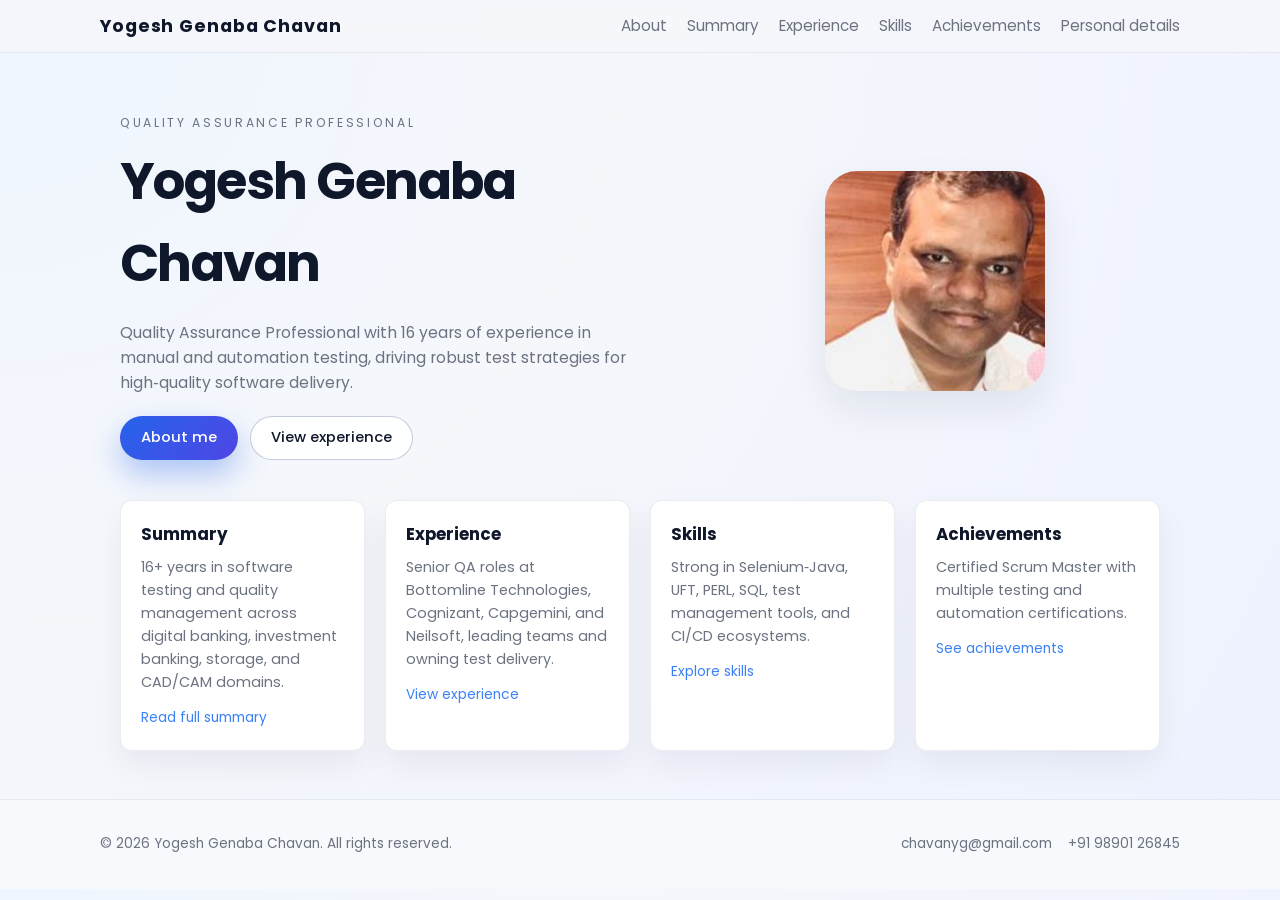
<file: index.html>
<!DOCTYPE html>
<html lang="en" data-page="home">
  <head>
    <meta charset="UTF-8" />
    <meta name="viewport" content="width=device-width, initial-scale=1.0" />
    <title>My Portfolio - Home</title>
    <link rel="preconnect" href="https://fonts.googleapis.com" />
    <link rel="preconnect" href="https://fonts.gstatic.com" crossorigin />
    <link
      href="https://fonts.googleapis.com/css2?family=Poppins:wght@300;400;500;600;700&display=swap"
      rel="stylesheet"
    />
    <link rel="stylesheet" href="assets/css/styles.css" />
  </head>
  <body>
    <header class="site-header">
      <div class="container header-inner">
        <a href="index.html" class="logo">Yogesh Genaba Chavan</a>
        <button class="nav-toggle" aria-label="Toggle navigation">
          <span></span>
          <span></span>
          <span></span>
        </button>
        <nav class="site-nav" aria-label="Primary navigation">
          <ul>
            <li><a href="about.html">About</a></li>
            <li><a href="summary.html">Summary</a></li>
            <li><a href="experience.html">Experience</a></li>
            <li><a href="skills.html">Skills</a></li>
            <li><a href="achievements.html">Achievements</a></li>
            <li><a href="personal-details.html">Personal details</a></li>
          </ul>
        </nav>
      </div>
    </header>

    <main>
      <section class="hero">
        <div class="container hero-inner">
          <div class="hero-text">
            <p class="hero-kicker">Quality Assurance Professional</p>
            <h1>Yogesh Genaba Chavan</h1>
            <p class="hero-subtitle">
              Quality Assurance Professional with 16 years of experience in manual and automation testing,
              driving robust test strategies for high‑quality software delivery.
            </p>
            <div class="hero-actions">
              <a href="about.html" class="btn primary">About me</a>
              <a href="experience.html" class="btn ghost">View experience</a>
            </div>
          </div>
          <div class="hero-visual">
            <img
              src="assets/img/yogesh-chavan.png"
              alt="Yogesh Genaba Chavan"
              class="profile-image"
            />
          </div>
        </div>
      </section>

      <section class="home-highlights">
        <div class="container home-grid">
          <article class="card">
            <h2>Summary</h2>
            <p>
              16+ years in software testing and quality management across digital banking,
              investment banking, storage, and CAD/CAM domains.
            </p>
            <a href="summary.html" class="card-link">Read full summary</a>
          </article>
          <article class="card">
            <h2>Experience</h2>
            <p>
              Senior QA roles at Bottomline Technologies, Cognizant, Capgemini, and Neilsoft,
              leading teams and owning test delivery.
            </p>
            <a href="experience.html" class="card-link">View experience</a>
          </article>
          <article class="card">
            <h2>Skills</h2>
            <p>
              Strong in Selenium‑Java, UFT, PERL, SQL, test management tools, and CI/CD ecosystems.
            </p>
            <a href="skills.html" class="card-link">Explore skills</a>
          </article>
          <article class="card">
            <h2>Achievements</h2>
            <p>
              Certified Scrum Master with multiple testing and automation certifications.
            </p>
            <a href="achievements.html" class="card-link">See achievements</a>
          </article>
        </div>
      </section>
    </main>

    <footer class="site-footer">
      <div class="container footer-inner">
        <p>&copy; <span id="year"></span> Yogesh Genaba Chavan. All rights reserved.</p>
        <div class="footer-links">
          <a href="mailto:chavanyg@gmail.com">chavanyg@gmail.com</a>
          <a href="tel:+919890126845">+91&nbsp;98901&nbsp;26845</a>
        </div>
      </div>
    </footer>

    <script src="assets/js/main.js"></script>
  </body>
</html>
</file>
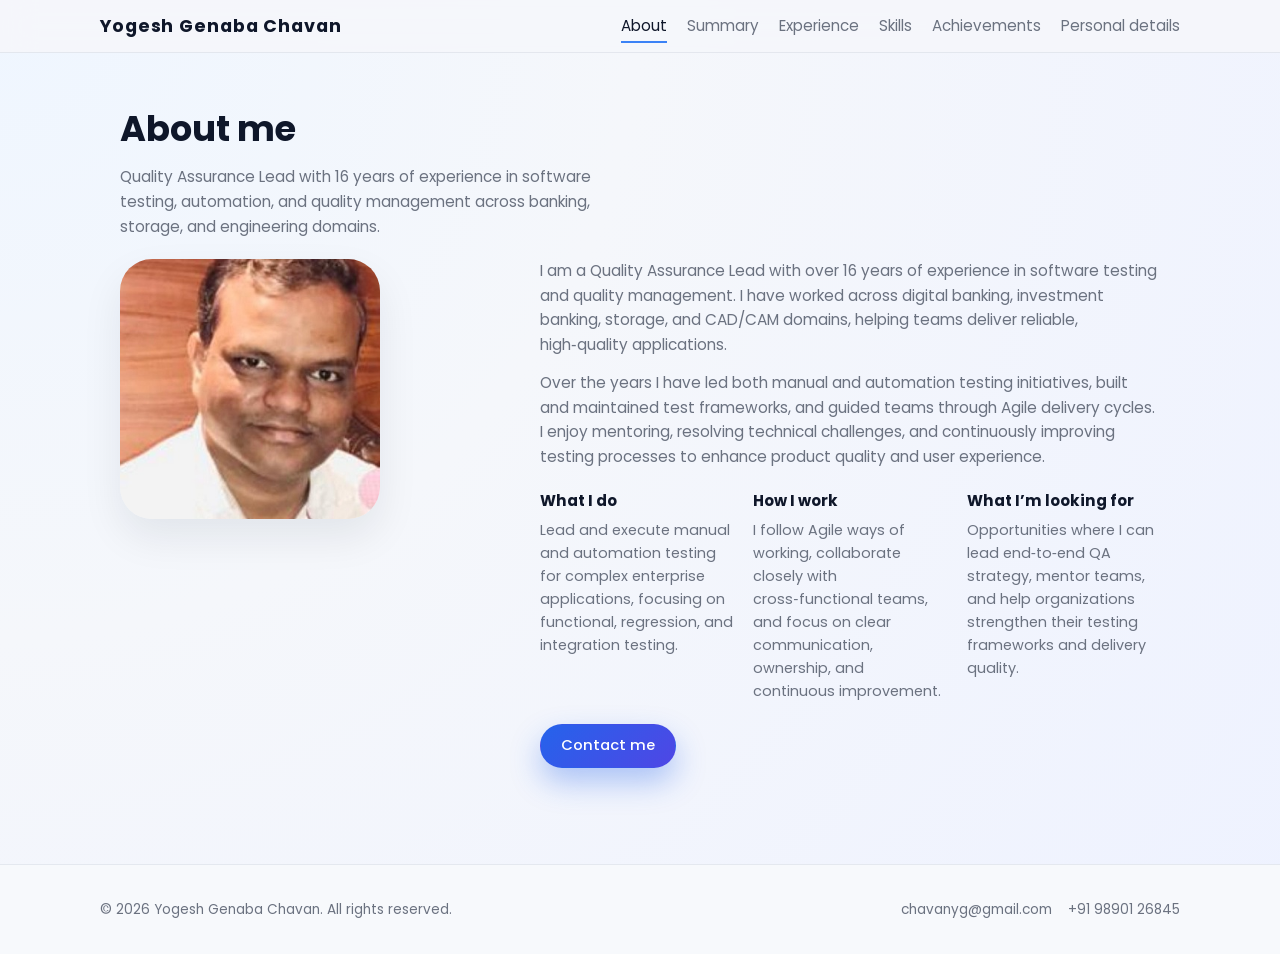
<file: about.html>
<!DOCTYPE html>
<html lang="en" data-page="about">
  <head>
    <meta charset="UTF-8" />
    <meta name="viewport" content="width=device-width, initial-scale=1.0" />
    <title>My Portfolio - About</title>
    <link rel="preconnect" href="https://fonts.googleapis.com" />
    <link rel="preconnect" href="https://fonts.gstatic.com" crossorigin />
    <link
      href="https://fonts.googleapis.com/css2?family=Poppins:wght@300;400;500;600;700&display=swap"
      rel="stylesheet"
    />
    <link rel="stylesheet" href="assets/css/styles.css" />
  </head>
  <body>
    <header class="site-header">
      <div class="container header-inner">
        <a href="index.html" class="logo">Yogesh&nbsp;Genaba&nbsp;Chavan</a>
        <button class="nav-toggle" aria-label="Toggle navigation">
          <span></span>
          <span></span>
          <span></span>
        </button>
        <nav class="site-nav" aria-label="Primary navigation">
          <ul>
            <li><a href="about.html">About</a></li>
            <li><a href="summary.html">Summary</a></li>
            <li><a href="experience.html">Experience</a></li>
            <li><a href="skills.html">Skills</a></li>
            <li><a href="achievements.html">Achievements</a></li>
            <li><a href="personal-details.html">Personal details</a></li>
          </ul>
        </nav>
      </div>
    </header>

    <main>
      <section class="page-header">
        <div class="container">
          <h1>About me</h1>
          <p class="page-intro">
            Quality Assurance Lead with 16 years of experience in software testing, automation, and
            quality management across banking, storage, and engineering domains.
          </p>
        </div>
      </section>

      <section class="about-layout">
        <div class="container about-inner">
          <div class="about-photo">
            <img
              src="assets/img/yogesh-chavan.png"
              alt="Yogesh Genaba Chavan"
              class="profile-image profile-image-large"
            />
          </div>
          <div class="about-content">
            <p>
              I am a Quality Assurance Lead with over 16 years of experience in software testing and
              quality management. I have worked across digital banking, investment banking, storage,
              and CAD/CAM domains, helping teams deliver reliable, high‑quality applications.
            </p>
            <p>
              Over the years I have led both manual and automation testing initiatives, built and
              maintained test frameworks, and guided teams through Agile delivery cycles. I enjoy
              mentoring, resolving technical challenges, and continuously improving testing
              processes to enhance product quality and user experience.
            </p>

            <div class="about-highlight-grid">
              <div class="about-highlight">
                <h2>What I do</h2>
                <p>
                  Lead and execute manual and automation testing for complex enterprise
                  applications, focusing on functional, regression, and integration testing.
                </p>
              </div>
              <div class="about-highlight">
                <h2>How I work</h2>
                <p>
                  I follow Agile ways of working, collaborate closely with cross‑functional teams,
                  and focus on clear communication, ownership, and continuous improvement.
                </p>
              </div>
              <div class="about-highlight">
                <h2>What I’m looking for</h2>
                <p>
                  Opportunities where I can lead end‑to‑end QA strategy, mentor teams, and help
                  organizations strengthen their testing frameworks and delivery quality.
                </p>
              </div>
            </div>

            <div class="about-contact">
              <a href="mailto:chavanyg@gmail.com" class="btn primary">Contact me</a>
            </div>
          </div>
        </div>
      </section>
    </main>

    <footer class="site-footer">
      <div class="container footer-inner">
        <p>&copy; <span id="year"></span> Yogesh Genaba Chavan. All rights reserved.</p>
        <div class="footer-links">
          <a href="mailto:chavanyg@gmail.com">chavanyg@gmail.com</a>
          <a href="tel:+919890126845">+91&nbsp;98901&nbsp;26845</a>
        </div>
      </div>
    </footer>

    <script src="assets/js/main.js"></script>
  </body>
</html>
</file>
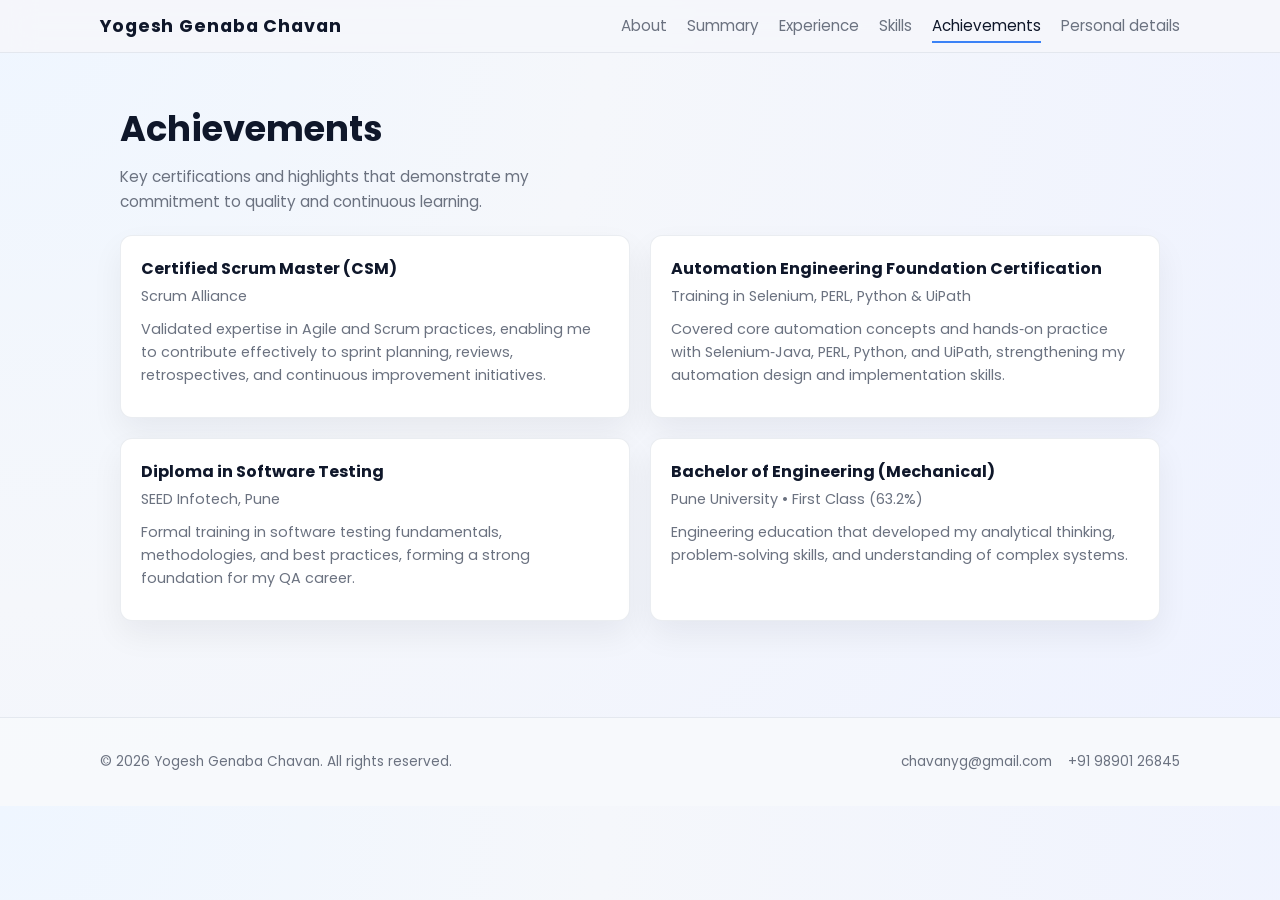
<file: achievements.html>
<!DOCTYPE html>
<html lang="en" data-page="achievements">
  <head>
    <meta charset="UTF-8" />
    <meta name="viewport" content="width=device-width, initial-scale=1.0" />
    <title>My Portfolio - Achievements</title>
    <link rel="preconnect" href="https://fonts.googleapis.com" />
    <link rel="preconnect" href="https://fonts.gstatic.com" crossorigin />
    <link
      href="https://fonts.googleapis.com/css2?family=Poppins:wght@300;400;500;600;700&display=swap"
      rel="stylesheet"
    />
    <link rel="stylesheet" href="assets/css/styles.css" />
  </head>
  <body>
    <header class="site-header">
      <div class="container header-inner">
        <a href="index.html" class="logo">Yogesh&nbsp;Genaba&nbsp;Chavan</a>
        <button class="nav-toggle" aria-label="Toggle navigation">
          <span></span>
          <span></span>
          <span></span>
        </button>
        <nav class="site-nav" aria-label="Primary navigation">
          <ul>
            <li><a href="about.html">About</a></li>
            <li><a href="summary.html">Summary</a></li>
            <li><a href="experience.html">Experience</a></li>
            <li><a href="skills.html">Skills</a></li>
            <li><a href="achievements.html">Achievements</a></li>
            <li><a href="personal-details.html">Personal details</a></li>
          </ul>
        </nav>
      </div>
    </header>

    <main>
      <section class="page-header">
        <div class="container">
          <h1>Achievements</h1>
          <p class="page-intro">
            Key certifications and highlights that demonstrate my commitment to quality and
            continuous learning.
          </p>
        </div>
      </section>

      <section class="achievements-layout">
        <div class="container achievements-grid">
          <article class="card achievement-card">
            <h2>Certified Scrum Master (CSM)</h2>
            <p class="achievement-meta">
              Scrum Alliance
            </p>
            <p>
              Validated expertise in Agile and Scrum practices, enabling me to contribute
              effectively to sprint planning, reviews, retrospectives, and continuous improvement
              initiatives.
            </p>
          </article>

          <article class="card achievement-card">
            <h2>Automation Engineering Foundation Certification</h2>
            <p class="achievement-meta">
              Training in Selenium, PERL, Python &amp; UiPath
            </p>
            <p>
              Covered core automation concepts and hands‑on practice with Selenium‑Java, PERL,
              Python, and UiPath, strengthening my automation design and implementation skills.
            </p>
          </article>

          <article class="card achievement-card">
            <h2>Diploma in Software Testing</h2>
            <p class="achievement-meta">
              SEED Infotech, Pune
            </p>
            <p>
              Formal training in software testing fundamentals, methodologies, and best practices,
              forming a strong foundation for my QA career.
            </p>
          </article>

          <article class="card achievement-card">
            <h2>Bachelor of Engineering (Mechanical)</h2>
            <p class="achievement-meta">
              Pune University • First Class (63.2%)
            </p>
            <p>
              Engineering education that developed my analytical thinking, problem‑solving skills,
              and understanding of complex systems.
            </p>
          </article>
        </div>
      </section>
    </main>

    <footer class="site-footer">
      <div class="container footer-inner">
        <p>&copy; <span id="year"></span> Yogesh Genaba Chavan. All rights reserved.</p>
        <div class="footer-links">
          <a href="mailto:chavanyg@gmail.com">chavanyg@gmail.com</a>
          <a href="tel:+919890126845">+91&nbsp;98901&nbsp;26845</a>
        </div>
      </div>
    </footer>

    <script src="assets/js/main.js"></script>
  </body>
</html>
</file>
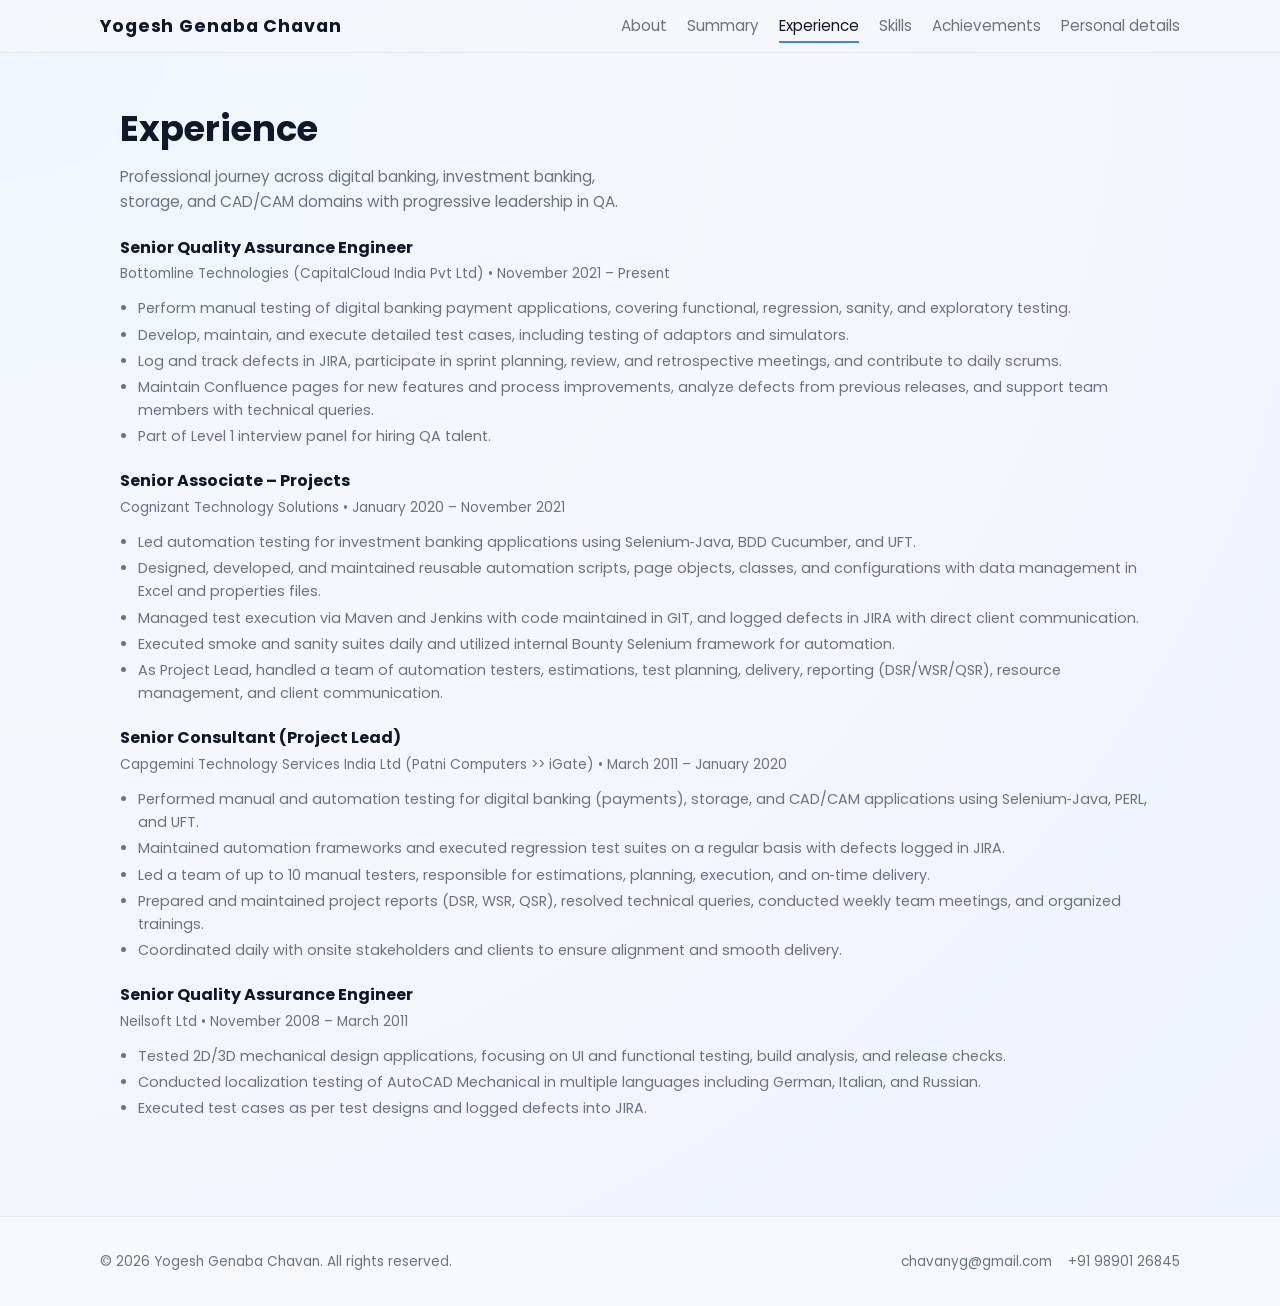
<file: experience.html>
<!DOCTYPE html>
<html lang="en" data-page="experience">
  <head>
    <meta charset="UTF-8" />
    <meta name="viewport" content="width=device-width, initial-scale=1.0" />
    <title>My Portfolio - Experience</title>
    <link rel="preconnect" href="https://fonts.googleapis.com" />
    <link rel="preconnect" href="https://fonts.gstatic.com" crossorigin />
    <link
      href="https://fonts.googleapis.com/css2?family=Poppins:wght@300;400;500;600;700&display=swap"
      rel="stylesheet"
    />
    <link rel="stylesheet" href="assets/css/styles.css" />
  </head>
  <body>
    <header class="site-header">
      <div class="container header-inner">
        <a href="index.html" class="logo">Yogesh&nbsp;Genaba&nbsp;Chavan</a>
        <button class="nav-toggle" aria-label="Toggle navigation">
          <span></span>
          <span></span>
          <span></span>
        </button>
        <nav class="site-nav" aria-label="Primary navigation">
          <ul>
            <li><a href="about.html">About</a></li>
            <li><a href="summary.html">Summary</a></li>
            <li><a href="experience.html">Experience</a></li>
            <li><a href="skills.html">Skills</a></li>
            <li><a href="achievements.html">Achievements</a></li>
            <li><a href="personal-details.html">Personal details</a></li>
          </ul>
        </nav>
      </div>
    </header>

    <main>
      <section class="page-header">
        <div class="container">
          <h1>Experience</h1>
          <p class="page-intro">
            Professional journey across digital banking, investment banking, storage, and CAD/CAM
            domains with progressive leadership in QA.
          </p>
        </div>
      </section>

      <section class="experience-layout">
        <div class="container experience-list">
          <article class="experience-card">
            <header class="experience-header">
              <h2>Senior Quality Assurance Engineer</h2>
              <p class="experience-meta">
                Bottomline Technologies (CapitalCloud India Pvt Ltd) • November 2021 – Present
              </p>
            </header>
            <ul class="experience-points">
              <li>
                Perform manual testing of digital banking payment applications, covering functional,
                regression, sanity, and exploratory testing.
              </li>
              <li>
                Develop, maintain, and execute detailed test cases, including testing of adaptors and
                simulators.
              </li>
              <li>
                Log and track defects in JIRA, participate in sprint planning, review, and
                retrospective meetings, and contribute to daily scrums.
              </li>
              <li>
                Maintain Confluence pages for new features and process improvements, analyze defects
                from previous releases, and support team members with technical queries.
              </li>
              <li>Part of Level 1 interview panel for hiring QA talent.</li>
            </ul>
          </article>

          <article class="experience-card">
            <header class="experience-header">
              <h2>Senior Associate – Projects</h2>
              <p class="experience-meta">
                Cognizant Technology Solutions • January 2020 – November 2021
              </p>
            </header>
            <ul class="experience-points">
              <li>
                Led automation testing for investment banking applications using Selenium‑Java, BDD
                Cucumber, and UFT.
              </li>
              <li>
                Designed, developed, and maintained reusable automation scripts, page objects,
                classes, and configurations with data management in Excel and properties files.
              </li>
              <li>
                Managed test execution via Maven and Jenkins with code maintained in GIT, and logged
                defects in JIRA with direct client communication.
              </li>
              <li>
                Executed smoke and sanity suites daily and utilized internal Bounty Selenium
                framework for automation.
              </li>
              <li>
                As Project Lead, handled a team of automation testers, estimations, test planning,
                delivery, reporting (DSR/WSR/QSR), resource management, and client communication.
              </li>
            </ul>
          </article>

          <article class="experience-card">
            <header class="experience-header">
              <h2>Senior Consultant (Project Lead)</h2>
              <p class="experience-meta">
                Capgemini Technology Services India Ltd (Patni Computers &gt;&gt; iGate) • March 2011 – January 2020
              </p>
            </header>
            <ul class="experience-points">
              <li>
                Performed manual and automation testing for digital banking (payments), storage, and
                CAD/CAM applications using Selenium‑Java, PERL, and UFT.
              </li>
              <li>
                Maintained automation frameworks and executed regression test suites on a regular
                basis with defects logged in JIRA.
              </li>
              <li>
                Led a team of up to 10 manual testers, responsible for estimations, planning,
                execution, and on‑time delivery.
              </li>
              <li>
                Prepared and maintained project reports (DSR, WSR, QSR), resolved technical queries,
                conducted weekly team meetings, and organized trainings.
              </li>
              <li>
                Coordinated daily with onsite stakeholders and clients to ensure alignment and smooth
                delivery.
              </li>
            </ul>
          </article>

          <article class="experience-card">
            <header class="experience-header">
              <h2>Senior Quality Assurance Engineer</h2>
              <p class="experience-meta">
                Neilsoft Ltd • November 2008 – March 2011
              </p>
            </header>
            <ul class="experience-points">
              <li>
                Tested 2D/3D mechanical design applications, focusing on UI and functional testing,
                build analysis, and release checks.
              </li>
              <li>
                Conducted localization testing of AutoCAD Mechanical in multiple languages including
                German, Italian, and Russian.
              </li>
              <li>Executed test cases as per test designs and logged defects into JIRA.</li>
            </ul>
          </article>
        </div>
      </section>

      <button class="scroll-top" aria-label="Scroll to top">
        ↑
      </button>
    </main>

    <footer class="site-footer">
      <div class="container footer-inner">
        <p>&copy; <span id="year"></span> Yogesh Genaba Chavan. All rights reserved.</p>
        <div class="footer-links">
          <a href="mailto:chavanyg@gmail.com">chavanyg@gmail.com</a>
          <a href="tel:+919890126845">+91&nbsp;98901&nbsp;26845</a>
        </div>
      </div>
    </footer>

    <script src="assets/js/main.js"></script>
  </body>
</html>
</file>
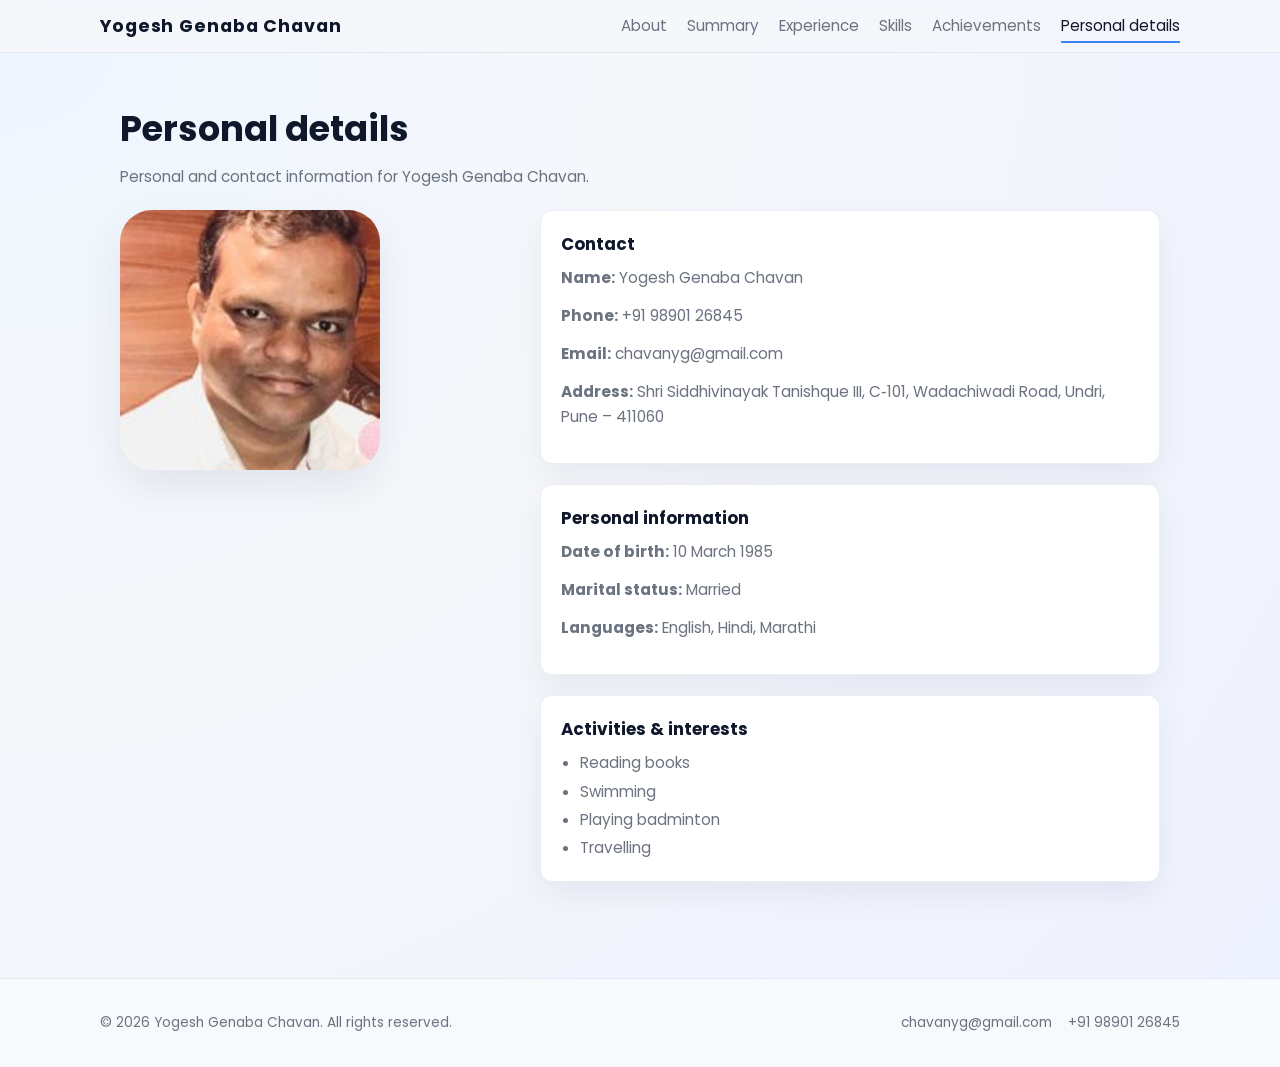
<file: personal-details.html>
<!DOCTYPE html>
<html lang="en" data-page="personal-details">
  <head>
    <meta charset="UTF-8" />
    <meta name="viewport" content="width=device-width, initial-scale=1.0" />
    <title>My Portfolio - Personal details</title>
    <link rel="preconnect" href="https://fonts.googleapis.com" />
    <link rel="preconnect" href="https://fonts.gstatic.com" crossorigin />
    <link
      href="https://fonts.googleapis.com/css2?family=Poppins:wght@300;400;500;600;700&display=swap"
      rel="stylesheet"
    />
    <link rel="stylesheet" href="assets/css/styles.css" />
  </head>
  <body>
    <header class="site-header">
      <div class="container header-inner">
        <a href="index.html" class="logo">Yogesh&nbsp;Genaba&nbsp;Chavan</a>
        <button class="nav-toggle" aria-label="Toggle navigation">
          <span></span>
          <span></span>
          <span></span>
        </button>
        <nav class="site-nav" aria-label="Primary navigation">
          <ul>
            <li><a href="about.html">About</a></li>
            <li><a href="summary.html">Summary</a></li>
            <li><a href="experience.html">Experience</a></li>
            <li><a href="skills.html">Skills</a></li>
            <li><a href="achievements.html">Achievements</a></li>
            <li><a href="personal-details.html">Personal details</a></li>
          </ul>
        </nav>
      </div>
    </header>

    <main>
      <section class="page-header">
        <div class="container">
          <h1>Personal details</h1>
          <p class="page-intro">
            Personal and contact information for Yogesh Genaba Chavan.
          </p>
        </div>
      </section>

      <section class="about-layout">
        <div class="container about-inner">
          <div class="about-photo">
            <img
              src="assets/img/yogesh-chavan.png"
              alt="Yogesh Genaba Chavan"
              class="profile-image profile-image-large"
            />
          </div>
          <div class="about-content">
            <article class="card">
              <h2>Contact</h2>
              <p><strong>Name:</strong> Yogesh Genaba Chavan</p>
              <p><strong>Phone:</strong> <a href="tel:+919890126845">+91&nbsp;98901&nbsp;26845</a></p>
              <p>
                <strong>Email:</strong>
                <a href="mailto:chavanyg@gmail.com">chavanyg@gmail.com</a>
              </p>
              <p>
                <strong>Address:</strong>
                Shri Siddhivinayak Tanishque III, C‑101, Wadachiwadi Road, Undri, Pune – 411060
              </p>
            </article>

            <article class="card" style="margin-top: 1.25rem;">
              <h2>Personal information</h2>
              <p><strong>Date of birth:</strong> 10 March 1985</p>
              <p><strong>Marital status:</strong> Married</p>
              <p><strong>Languages:</strong> English, Hindi, Marathi</p>
            </article>

            <article class="card" style="margin-top: 1.25rem;">
              <h2>Activities &amp; interests</h2>
              <ul class="summary-list">
                <li>Reading books</li>
                <li>Swimming</li>
                <li>Playing badminton</li>
                <li>Travelling</li>
              </ul>
            </article>
          </div>
        </div>
      </section>
    </main>

    <footer class="site-footer">
      <div class="container footer-inner">
        <p>&copy; <span id="year"></span> Yogesh Genaba Chavan. All rights reserved.</p>
        <div class="footer-links">
          <a href="mailto:chavanyg@gmail.com">chavanyg@gmail.com</a>
          <a href="tel:+919890126845">+91&nbsp;98901&nbsp;26845</a>
        </div>
      </div>
    </footer>

    <script src="assets/js/main.js"></script>
  </body>
</html>
</file>
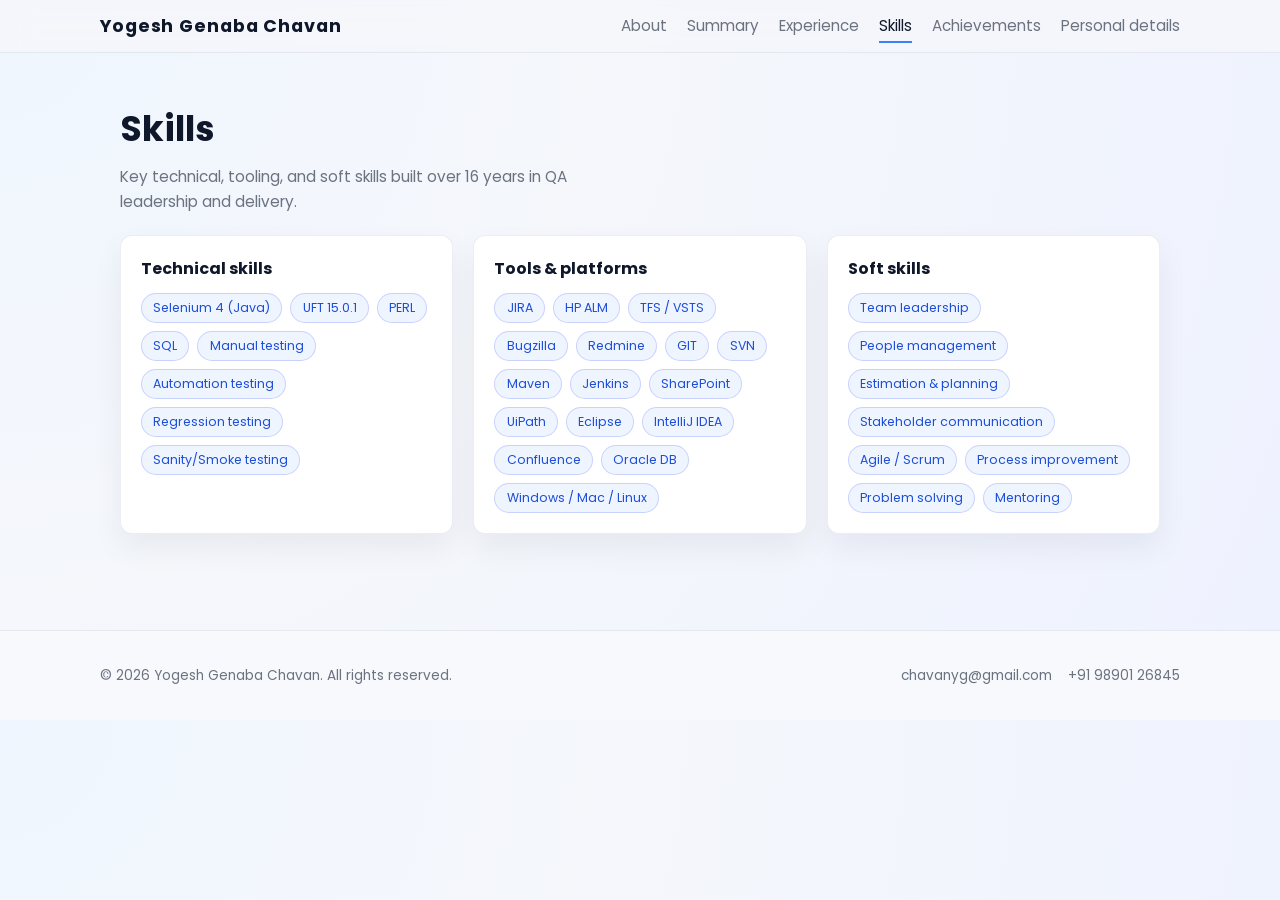
<file: skills.html>
<!DOCTYPE html>
<html lang="en" data-page="skills">
  <head>
    <meta charset="UTF-8" />
    <meta name="viewport" content="width=device-width, initial-scale=1.0" />
    <title>My Portfolio - Skills</title>
    <link rel="preconnect" href="https://fonts.googleapis.com" />
    <link rel="preconnect" href="https://fonts.gstatic.com" crossorigin />
    <link
      href="https://fonts.googleapis.com/css2?family=Poppins:wght@300;400;500;600;700&display=swap"
      rel="stylesheet"
    />
    <link rel="stylesheet" href="assets/css/styles.css" />
  </head>
  <body>
    <header class="site-header">
      <div class="container header-inner">
        <a href="index.html" class="logo">Yogesh&nbsp;Genaba&nbsp;Chavan</a>
        <button class="nav-toggle" aria-label="Toggle navigation">
          <span></span>
          <span></span>
          <span></span>
        </button>
        <nav class="site-nav" aria-label="Primary navigation">
          <ul>
            <li><a href="about.html">About</a></li>
            <li><a href="summary.html">Summary</a></li>
            <li><a href="experience.html">Experience</a></li>
            <li><a href="skills.html">Skills</a></li>
            <li><a href="achievements.html">Achievements</a></li>
            <li><a href="personal-details.html">Personal details</a></li>
          </ul>
        </nav>
      </div>
    </header>

    <main>
      <section class="page-header">
        <div class="container">
          <h1>Skills</h1>
          <p class="page-intro">
            Key technical, tooling, and soft skills built over 16 years in QA leadership and
            delivery.
          </p>
        </div>
      </section>

      <section class="skills-layout">
        <div class="container skills-grid">
          <article class="skills-group card">
            <h2>Technical skills</h2>
            <div class="skill-tags">
              <span class="tag">Selenium&nbsp;4 (Java)</span>
              <span class="tag">UFT&nbsp;15.0.1</span>
              <span class="tag">PERL</span>
              <span class="tag">SQL</span>
              <span class="tag">Manual testing</span>
              <span class="tag">Automation testing</span>
              <span class="tag">Regression testing</span>
              <span class="tag">Sanity/Smoke testing</span>
            </div>
          </article>

          <article class="skills-group card">
            <h2>Tools &amp; platforms</h2>
            <div class="skill-tags">
              <span class="tag">JIRA</span>
              <span class="tag">HP&nbsp;ALM</span>
              <span class="tag">TFS / VSTS</span>
              <span class="tag">Bugzilla</span>
              <span class="tag">Redmine</span>
              <span class="tag">GIT</span>
              <span class="tag">SVN</span>
              <span class="tag">Maven</span>
              <span class="tag">Jenkins</span>
              <span class="tag">SharePoint</span>
              <span class="tag">UiPath</span>
              <span class="tag">Eclipse</span>
              <span class="tag">IntelliJ IDEA</span>
              <span class="tag">Confluence</span>
              <span class="tag">Oracle DB</span>
              <span class="tag">Windows / Mac / Linux</span>
            </div>
          </article>

          <article class="skills-group card">
            <h2>Soft skills</h2>
            <div class="skill-tags">
              <span class="tag">Team leadership</span>
              <span class="tag">People management</span>
              <span class="tag">Estimation &amp; planning</span>
              <span class="tag">Stakeholder communication</span>
              <span class="tag">Agile / Scrum</span>
              <span class="tag">Process improvement</span>
              <span class="tag">Problem solving</span>
              <span class="tag">Mentoring</span>
            </div>
          </article>
        </div>
      </section>
    </main>

    <footer class="site-footer">
      <div class="container footer-inner">
        <p>&copy; <span id="year"></span> Yogesh Genaba Chavan. All rights reserved.</p>
        <div class="footer-links">
          <a href="mailto:chavanyg@gmail.com">chavanyg@gmail.com</a>
          <a href="tel:+919890126845">+91&nbsp;98901&nbsp;26845</a>
        </div>
      </div>
    </footer>

    <script src="assets/js/main.js"></script>
  </body>
</html>
</file>
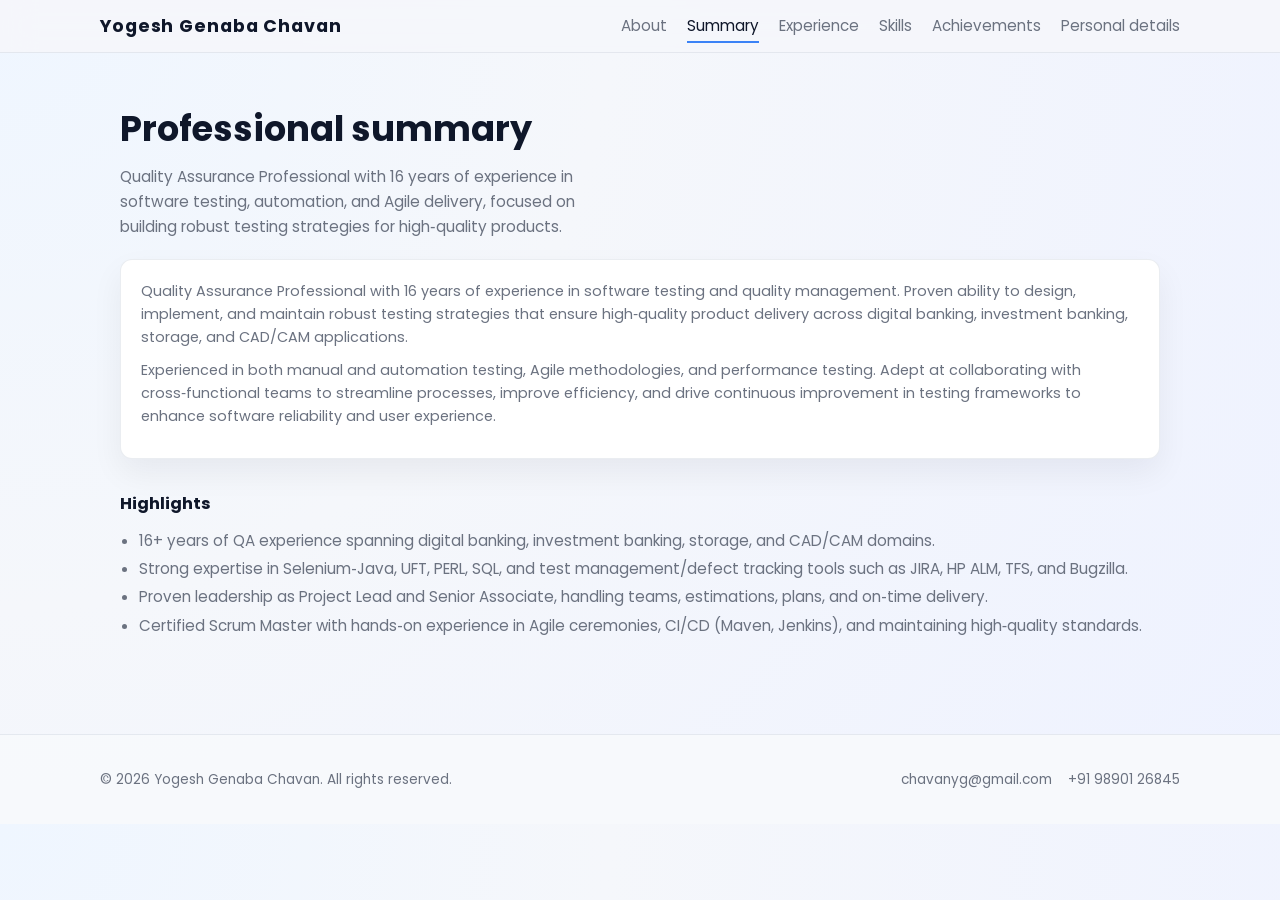
<file: summary.html>
<!DOCTYPE html>
<html lang="en" data-page="summary">
  <head>
    <meta charset="UTF-8" />
    <meta name="viewport" content="width=device-width, initial-scale=1.0" />
    <title>My Portfolio - Summary</title>
    <link rel="preconnect" href="https://fonts.googleapis.com" />
    <link rel="preconnect" href="https://fonts.gstatic.com" crossorigin />
    <link
      href="https://fonts.googleapis.com/css2?family=Poppins:wght@300;400;500;600;700&display=swap"
      rel="stylesheet"
    />
    <link rel="stylesheet" href="assets/css/styles.css" />
  </head>
  <body>
    <header class="site-header">
      <div class="container header-inner">
        <a href="index.html" class="logo">Yogesh&nbsp;Genaba&nbsp;Chavan</a>
        <button class="nav-toggle" aria-label="Toggle navigation">
          <span></span>
          <span></span>
          <span></span>
        </button>
        <nav class="site-nav" aria-label="Primary navigation">
          <ul>
            <li><a href="about.html">About</a></li>
            <li><a href="summary.html">Summary</a></li>
            <li><a href="experience.html">Experience</a></li>
            <li><a href="skills.html">Skills</a></li>
            <li><a href="achievements.html">Achievements</a></li>
            <li><a href="personal-details.html">Personal details</a></li>
          </ul>
        </nav>
      </div>
    </header>

    <main>
      <section class="page-header">
        <div class="container">
          <h1>Professional summary</h1>
          <p class="page-intro">
            Quality Assurance Professional with 16 years of experience in software testing, automation, and
            Agile delivery, focused on building robust testing strategies for high‑quality products.
          </p>
        </div>
      </section>

      <section class="summary-layout">
        <div class="container">
          <article class="card">
            <p>
              Quality Assurance Professional with 16 years of experience in software testing and quality
              management. Proven ability to design, implement, and maintain robust testing
              strategies that ensure high‑quality product delivery across digital banking,
              investment banking, storage, and CAD/CAM applications.
            </p>
            <p>
              Experienced in both manual and automation testing, Agile methodologies, and
              performance testing. Adept at collaborating with cross‑functional teams to streamline
              processes, improve efficiency, and drive continuous improvement in testing frameworks
              to enhance software reliability and user experience.
            </p>
          </article>

          <section class="summary-highlights">
            <h2>Highlights</h2>
            <ul class="summary-list">
              <li>
                16+ years of QA experience spanning digital banking, investment banking, storage,
                and CAD/CAM domains.
              </li>
              <li>
                Strong expertise in Selenium‑Java, UFT, PERL, SQL, and test management/defect
                tracking tools such as JIRA, HP ALM, TFS, and Bugzilla.
              </li>
              <li>
                Proven leadership as Project Lead and Senior Associate, handling teams, estimations,
                plans, and on‑time delivery.
              </li>
              <li>
                Certified Scrum Master with hands‑on experience in Agile ceremonies, CI/CD (Maven,
                Jenkins), and maintaining high‑quality standards.
              </li>
            </ul>
          </section>
        </div>
      </section>
    </main>

    <footer class="site-footer">
      <div class="container footer-inner">
        <p>&copy; <span id="year"></span> Yogesh Genaba Chavan. All rights reserved.</p>
        <div class="footer-links">
          <a href="mailto:chavanyg@gmail.com">chavanyg@gmail.com</a>
          <a href="tel:+919890126845">+91&nbsp;98901&nbsp;26845</a>
        </div>
      </div>
    </footer>

    <script src="assets/js/main.js"></script>
  </body>
</html>
</file>
<file: assets/css/styles.css>
:root {
  --color-bg: #f5f7fb;
  --color-surface: #ffffff;
  --color-primary: #3b82f6;
  --color-primary-soft: rgba(59, 130, 246, 0.08);
  --color-text-main: #0f172a;
  --color-text-muted: #6b7280;
  --color-border-subtle: #e5e7eb;

  --radius-md: 0.75rem;
  --radius-lg: 1.25rem;
  --shadow-soft: 0 18px 40px rgba(15, 23, 42, 0.08);

  --container-max-width: 1080px;
  --space-xs: 0.5rem;
  --space-sm: 0.75rem;
  --space-md: 1.25rem;
  --space-lg: 2rem;
  --space-xl: 3rem;
}

*,
*::before,
*::after {
  box-sizing: border-box;
}

html,
body {
  margin: 0;
  padding: 0;
}

body {
  font-family: "Poppins", system-ui, -apple-system, BlinkMacSystemFont, "Segoe UI",
    sans-serif;
  background: radial-gradient(circle at top left, #eff6ff 0, #f5f7fb 40%, #eef2ff 100%);
  color: var(--color-text-main);
  line-height: 1.6;
}

img {
  max-width: 100%;
  display: block;
}

a {
  color: inherit;
  text-decoration: none;
}

ul {
  padding-left: 1.2rem;
}

.container {
  width: 100%;
  max-width: var(--container-max-width);
  margin: 0 auto;
  padding: 0 var(--space-md);
}

.site-header {
  position: sticky;
  top: 0;
  z-index: 20;
  background: rgba(245, 247, 251, 0.9);
  backdrop-filter: blur(16px);
  border-bottom: 1px solid rgba(148, 163, 184, 0.18);
}

.header-inner {
  display: flex;
  align-items: center;
  justify-content: space-between;
  padding: var(--space-sm) 0;
}

.logo {
  font-weight: 700;
  letter-spacing: 0.05em;
  font-size: 1.1rem;
}

.site-nav ul {
  display: flex;
  align-items: center;
  gap: var(--space-md);
  list-style: none;
  margin: 0;
  padding: 0;
}

.site-nav a {
  font-size: 0.95rem;
  color: var(--color-text-muted);
  padding: 0.3rem 0;
  border-bottom: 2px solid transparent;
  transition: color 0.2s ease, border-color 0.2s ease;
}

.site-nav a:hover,
.site-nav a:focus-visible {
  color: var(--color-text-main);
  border-color: rgba(59, 130, 246, 0.4);
  outline: none;
}

.site-nav a.is-active {
  color: var(--color-text-main);
  border-color: var(--color-primary);
}

.nav-toggle {
  display: none;
  flex-direction: column;
  justify-content: center;
  gap: 4px;
  width: 2.5rem;
  height: 2.5rem;
  border-radius: 999px;
  border: 1px solid rgba(148, 163, 184, 0.5);
  background: rgba(255, 255, 255, 0.9);
  cursor: pointer;
  padding: 0;
}

.nav-toggle span {
  display: block;
  width: 18px;
  height: 2px;
  margin: 0 auto;
  border-radius: 99px;
  background-color: #0f172a;
}

main {
  padding-bottom: var(--space-xl);
}

.hero {
  padding: var(--space-xl) 0 calc(var(--space-xl) + 1.5rem);
}

.hero-inner {
  display: grid;
  grid-template-columns: minmax(0, 3fr) minmax(0, 2.5fr);
  align-items: center;
  gap: var(--space-xl);
}

.hero-kicker {
  text-transform: uppercase;
  letter-spacing: 0.22em;
  font-size: 0.76rem;
  color: var(--color-text-muted);
  margin-bottom: var(--space-xs);
}

.hero h1 {
  font-size: clamp(2.4rem, 4vw, 3.2rem);
  letter-spacing: -0.03em;
  margin: 0 0 var(--space-sm);
}

.hero-subtitle {
  font-size: 0.98rem;
  max-width: 32rem;
  color: var(--color-text-muted);
  margin-bottom: var(--space-md);
}

.hero-actions {
  display: flex;
  flex-wrap: wrap;
  gap: var(--space-sm);
}

.btn {
  display: inline-flex;
  align-items: center;
  justify-content: center;
  padding: 0.6rem 1.25rem;
  border-radius: 999px;
  font-size: 0.92rem;
  font-weight: 500;
  border: 1px solid transparent;
  cursor: pointer;
  transition: background-color 0.18s ease, color 0.18s ease, box-shadow 0.18s ease,
    transform 0.12s ease, border-color 0.18s ease;
}

.btn.primary {
  background: linear-gradient(135deg, #2563eb, #4f46e5);
  color: #ffffff;
  box-shadow: 0 14px 30px rgba(37, 99, 235, 0.35);
}

.btn.primary:hover {
  transform: translateY(-1px);
  box-shadow: 0 18px 40px rgba(37, 99, 235, 0.45);
}

.btn.ghost {
  background: rgba(255, 255, 255, 0.9);
  border-color: rgba(148, 163, 184, 0.55);
  color: var(--color-text-main);
}

.btn.ghost:hover {
  border-color: var(--color-primary);
  background: #ffffff;
}

.hero-visual {
  justify-self: center;
}

.profile-image {
  width: 220px;
  height: 220px;
  border-radius: 32px;
  object-fit: cover;
  box-shadow: var(--shadow-soft);
}

.profile-placeholder {
  width: 220px;
  height: 220px;
  border-radius: 32px;
  background: conic-gradient(
      from 200deg,
      rgba(37, 99, 235, 0.18),
      rgba(139, 92, 246, 0.22),
      rgba(248, 250, 252, 0.9),
      rgba(37, 99, 235, 0.18)
    ),
    #e5e7eb;
  box-shadow: var(--shadow-soft);
  position: relative;
  overflow: hidden;
}

.profile-placeholder::before {
  content: "";
  position: absolute;
  inset: 18px;
  border-radius: 24px;
  background: radial-gradient(circle at 20% 0%, #eff6ff 0, #e5e7eb 40%, #e0f2fe 100%);
}

.home-highlights {
  margin-top: -2rem;
}

.home-grid {
  display: grid;
  grid-template-columns: repeat(4, minmax(0, 1fr));
  gap: var(--space-md);
}

.card {
  background: var(--color-surface);
  border-radius: var(--radius-md);
  padding: var(--space-md);
  box-shadow: 0 14px 32px rgba(15, 23, 42, 0.06);
  border: 1px solid rgba(148, 163, 184, 0.2);
}

.card h2 {
  margin-top: 0;
  margin-bottom: var(--space-xs);
  font-size: 1.05rem;
}

.card p {
  margin-top: 0;
  margin-bottom: 0.6rem;
  font-size: 0.9rem;
  color: var(--color-text-muted);
}

.card-link {
  display: inline-flex;
  align-items: center;
  gap: 0.3rem;
  font-size: 0.86rem;
  color: var(--color-primary);
}

.page-header {
  padding: var(--space-xl) 0 var(--space-md);
}

.page-header h1 {
  margin: 0 0 var(--space-xs);
  font-size: clamp(1.8rem, 3vw, 2.2rem);
}

.page-intro {
  margin: 0;
  max-width: 32rem;
  color: var(--color-text-muted);
  font-size: 0.96rem;
}

.about-layout {
  padding-bottom: var(--space-xl);
}

.about-inner {
  display: grid;
  grid-template-columns: minmax(0, 2.4fr) minmax(0, 4fr);
  gap: var(--space-xl);
  align-items: flex-start;
}

.about-photo .profile-placeholder {
  width: 260px;
  height: 260px;
}

.profile-image-large {
  width: 260px;
  height: 260px;
}

.about-content p {
  margin-top: 0;
  margin-bottom: 0.85rem;
  color: var(--color-text-muted);
  font-size: 0.96rem;
}

.about-highlight-grid {
  display: grid;
  grid-template-columns: repeat(3, minmax(0, 1fr));
  gap: var(--space-md);
  margin-top: var(--space-md);
}

.about-highlight h2 {
  font-size: 0.95rem;
  margin: 0 0 0.35rem;
}

.about-highlight p {
  font-size: 0.9rem;
  margin: 0;
}

.about-contact {
  margin-top: var(--space-md);
}

.summary-layout {
  padding-bottom: var(--space-xl);
}

.summary-layout .card {
  margin-bottom: var(--space-lg);
}

.summary-highlights h2 {
  margin-top: 0;
  margin-bottom: var(--space-sm);
  font-size: 1.02rem;
}

.summary-list {
  margin: 0;
  padding-left: 1.2rem;
  color: var(--color-text-muted);
  font-size: 0.95rem;
}

.summary-list li + li {
  margin-top: 0.25rem;
}

.experience-layout {
  padding-bottom: var(--space-xl);
}

.experience-list {
  display: flex;
  flex-direction: column;
  gap: var(--space-md);
}

.experience-card {
  border-radius: var(--radius-md);
}

.experience-header h2 {
  margin: 0 0 0.2rem;
  font-size: 1rem;
}

.experience-meta {
  margin: 0;
  font-size: 0.86rem;
  color: var(--color-text-muted);
}

.experience-points {
  margin: var(--space-sm) 0 0;
  padding-left: 1.1rem;
  font-size: 0.9rem;
  color: var(--color-text-muted);
}

.experience-points li + li {
  margin-top: 0.2rem;
}

.skills-layout {
  padding-bottom: var(--space-xl);
}

.skills-grid {
  display: grid;
  grid-template-columns: repeat(3, minmax(0, 1fr));
  gap: var(--space-md);
}

.skills-group h2 {
  margin-top: 0;
  margin-bottom: var(--space-sm);
  font-size: 1rem;
}

.skill-tags {
  display: flex;
  flex-wrap: wrap;
  gap: 0.5rem;
}

.tag {
  padding: 0.25rem 0.7rem;
  border-radius: 999px;
  font-size: 0.78rem;
  background: var(--color-primary-soft);
  color: #1d4ed8;
  border: 1px solid rgba(129, 140, 248, 0.35);
}

.achievements-layout {
  padding-bottom: var(--space-xl);
}

.achievements-grid {
  display: grid;
  grid-template-columns: repeat(2, minmax(0, 1fr));
  gap: var(--space-md);
}

.achievement-card h2 {
  margin-top: 0;
  margin-bottom: 0.25rem;
  font-size: 1rem;
}

.achievement-meta {
  margin: 0 0 0.4rem;
  font-size: 0.86rem;
  color: var(--color-text-muted);
}

.site-footer {
  border-top: 1px solid rgba(148, 163, 184, 0.2);
  background: rgba(248, 250, 252, 0.95);
}

.footer-inner {
  display: flex;
  align-items: center;
  justify-content: space-between;
  padding: var(--space-md) 0;
  font-size: 0.85rem;
  color: var(--color-text-muted);
}

.footer-links {
  display: flex;
  gap: 1rem;
}

.scroll-top {
  position: fixed;
  right: 1.25rem;
  bottom: 1.25rem;
  width: 2.5rem;
  height: 2.5rem;
  border-radius: 999px;
  border: none;
  background: var(--color-primary);
  color: #ffffff;
  font-size: 1.1rem;
  cursor: pointer;
  display: none;
  align-items: center;
  justify-content: center;
  box-shadow: 0 12px 28px rgba(37, 99, 235, 0.5);
}

.scroll-top.is-visible {
  display: inline-flex;
}

@media (max-width: 768px) {
  .header-inner {
    padding: var(--space-xs) 0;
  }

  .nav-toggle {
    display: flex;
  }

  .site-nav {
    position: absolute;
    inset-inline: 0;
    top: 100%;
    background: rgba(248, 250, 252, 0.98);
    border-bottom: 1px solid rgba(148, 163, 184, 0.25);
    max-height: 0;
    overflow: hidden;
    transition: max-height 0.22s ease;
  }

  .site-nav.is-open {
    max-height: 260px;
  }

  .site-nav ul {
    flex-direction: column;
    align-items: flex-start;
    padding: var(--space-sm) var(--space-md) var(--space-md);
    gap: 0.5rem;
  }

  .hero {
    padding-top: var(--space-lg);
  }

  .hero-inner {
    grid-template-columns: minmax(0, 1fr);
    text-align: left;
  }

  .hero-visual {
    order: -1;
    margin-bottom: var(--space-md);
  }

  .home-grid {
    grid-template-columns: repeat(2, minmax(0, 1fr));
  }

  .about-inner {
    grid-template-columns: minmax(0, 1fr);
  }

  .about-photo .profile-placeholder {
    margin: 0 auto;
  }

  .about-highlight-grid {
    grid-template-columns: minmax(0, 1fr);
  }

  .skills-grid {
    grid-template-columns: repeat(2, minmax(0, 1fr));
  }

  .achievements-grid {
    grid-template-columns: minmax(0, 1fr);
  }

  .footer-inner {
    flex-direction: column;
    align-items: flex-start;
    gap: 0.25rem;
  }
}

@media (max-width: 480px) {
  .home-grid {
    grid-template-columns: minmax(0, 1fr);
  }

  .skills-grid {
    grid-template-columns: minmax(0, 1fr);
  }
}
</file>
